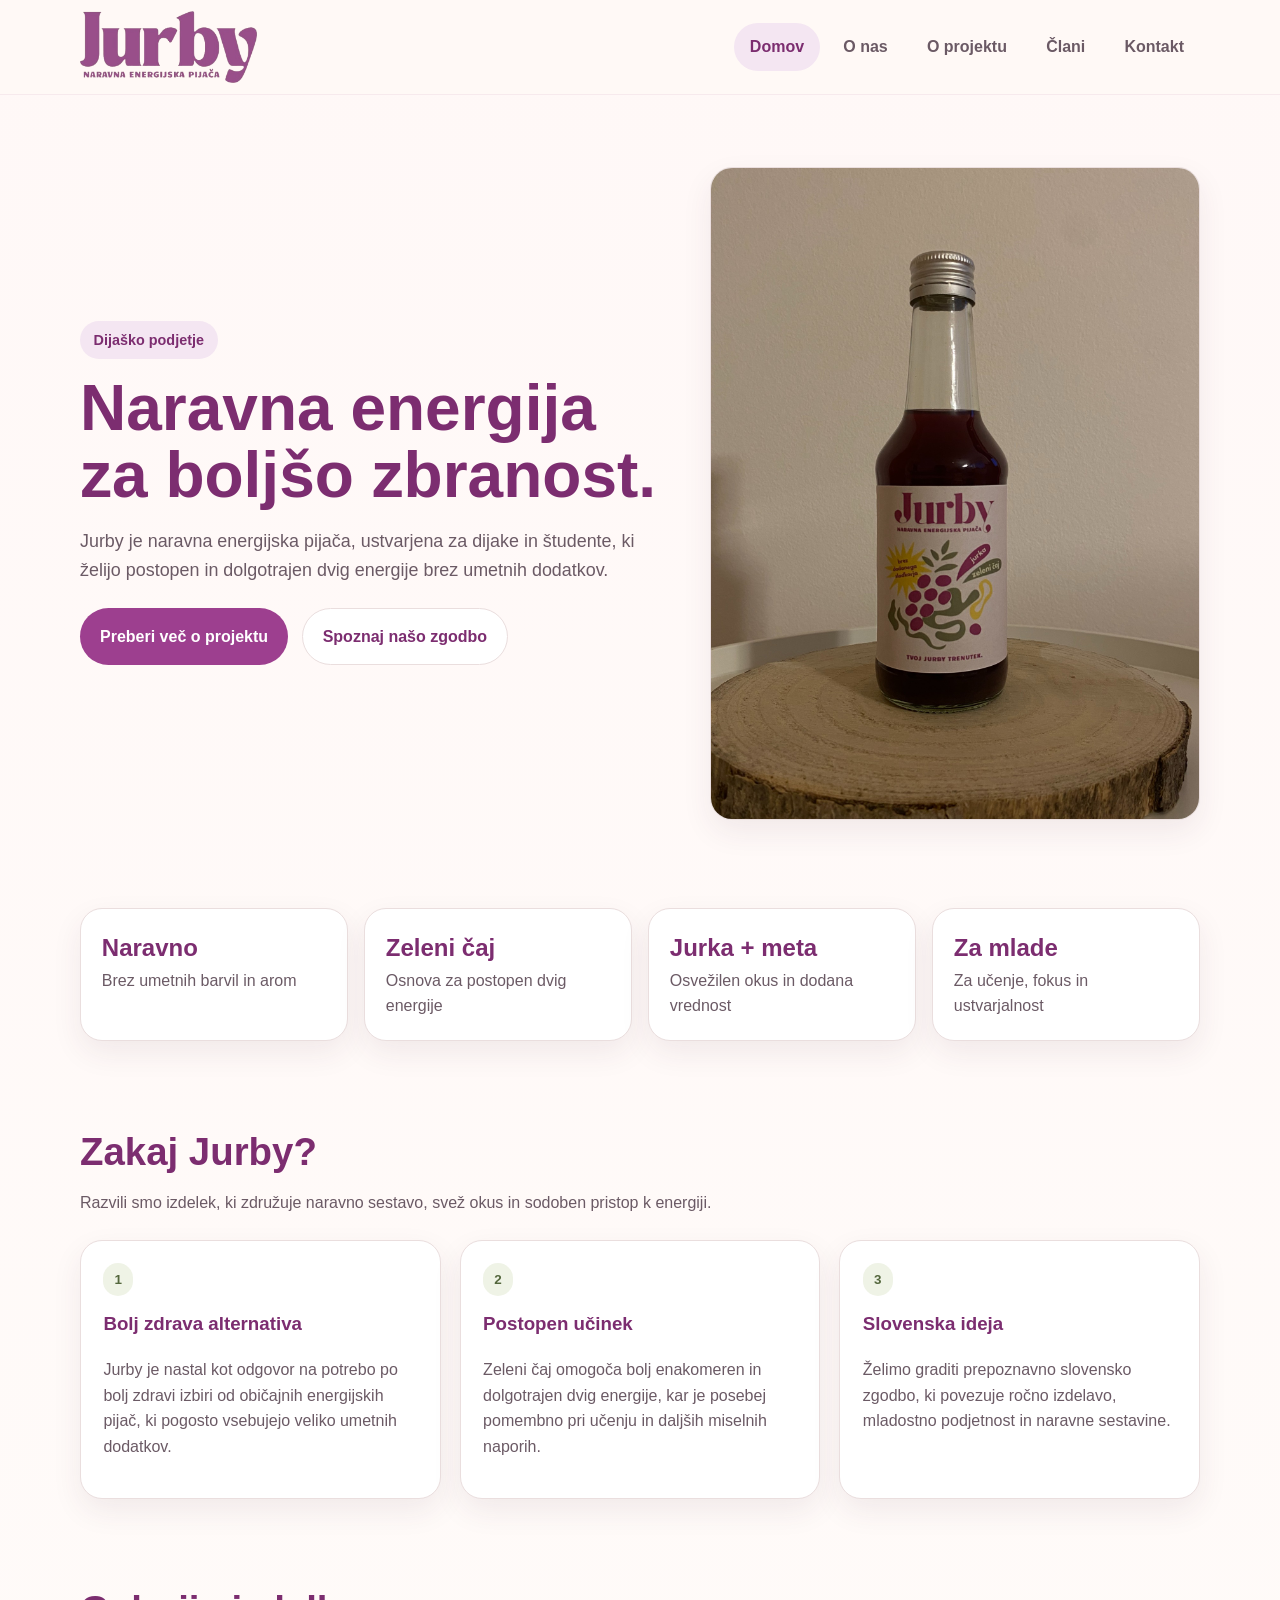
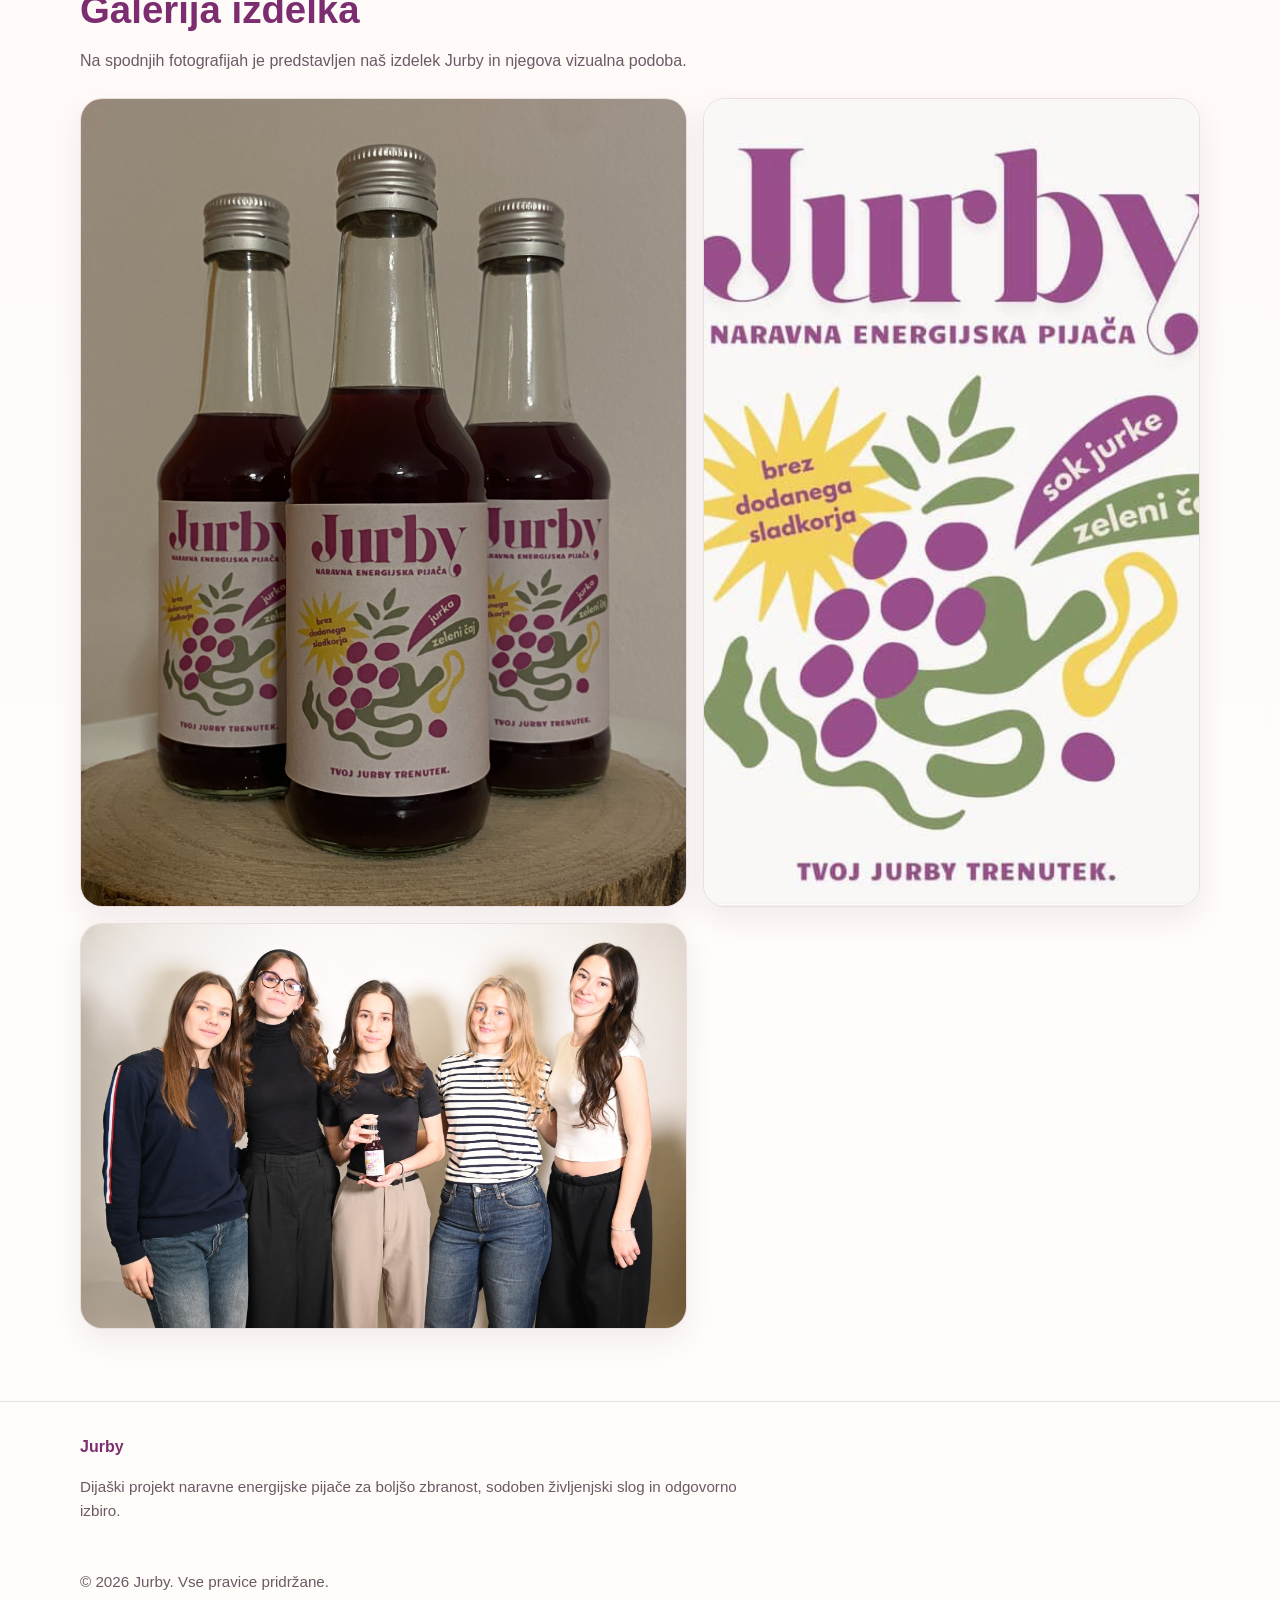
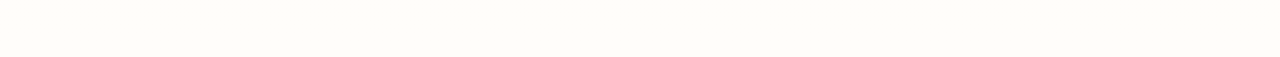
<file: index.html>
<!DOCTYPE html>
<html lang="sl">
<head>
  <meta charset="UTF-8">
  <meta name="viewport" content="width=device-width, initial-scale=1.0">
  <title>Jurby | Naravna energijska pijača</title>
  <meta name="description" content="Jurby je dijaški projekt naravne energijske pijače na osnovi zelenega čaja, jurkinega soka in mete.">
  <link rel="stylesheet" href="style.css">
</head>
<body>
  <header class="site-header">
    <div class="container navbar">
      <a class="brand" href="index.html">
        <img src="assets/jurby_logo.svg" alt="Jurby logotip">
      </a>
      <nav class="nav-links" aria-label="Glavna navigacija">
        <a class="active" href="index.html">Domov</a>
        <a href="about.html">O nas</a>
        <a href="project.html">O projektu</a>
        <a href="members.html">Člani</a>
        <a href="contact.html">Kontakt</a>
      </nav>
    </div>
  </header>

  <main>
    <section class="hero">
      <div class="container hero-grid">
        <div>
          <span class="eyebrow">Dijaško podjetje</span>
          <h1>Naravna energija za boljšo zbranost.</h1>
          <p class="lead">Jurby je naravna energijska pijača, ustvarjena za dijake in študente, ki želijo postopen in dolgotrajen dvig energije brez umetnih dodatkov.</p>
          <div class="cta-row">
            <a class="button primary" href="project.html">Preberi več o projektu</a>
            <a class="button secondary" href="about.html">Spoznaj našo zgodbo</a>
          </div>
        </div>
        <div class="hero-card">
          <img src="assets/izdelek-1.jpeg" alt="Steklenička pijače Jurby">
        </div>
      </div>
    </section>

    <section class="section">
      <div class="container">
        <div class="stats">
          <div class="card stat">
            <strong>Naravno</strong>
            <span>Brez umetnih barvil in arom</span>
          </div>
          <div class="card stat">
            <strong>Zeleni čaj</strong>
            <span>Osnova za postopen dvig energije</span>
          </div>
          <div class="card stat">
            <strong>Jurka + meta</strong>
            <span>Osvežilen okus in dodana vrednost</span>
          </div>
          <div class="card stat">
            <strong>Za mlade</strong>
            <span>Za učenje, fokus in ustvarjalnost</span>
          </div>
        </div>
      </div>
    </section>

    <section class="section">
      <div class="container">
        <h2 class="section-title">Zakaj Jurby?</h2>
        <p class="section-subtitle">Razvili smo izdelek, ki združuje naravno sestavo, svež okus in sodoben pristop k energiji.</p>
        <div class="grid-3">
          <article class="card feature">
            <span class="kicker">1</span>
            <h3>Bolj zdrava alternativa</h3>
            <p>Jurby je nastal kot odgovor na potrebo po bolj zdravi izbiri od običajnih energijskih pijač, ki pogosto vsebujejo veliko umetnih dodatkov.</p>
          </article>
          <article class="card feature">
            <span class="kicker">2</span>
            <h3>Postopen učinek</h3>
            <p>Zeleni čaj omogoča bolj enakomeren in dolgotrajen dvig energije, kar je posebej pomembno pri učenju in daljših miselnih naporih.</p>
          </article>
          <article class="card feature">
            <span class="kicker">3</span>
            <h3>Slovenska ideja</h3>
            <p>Želimo graditi prepoznavno slovensko zgodbo, ki povezuje ročno izdelavo, mladostno podjetnost in naravne sestavine.</p>
          </article>
        </div>
      </div>
    </section>

    <section class="section">
      <div class="container">
        <h2 class="section-title">Galerija izdelka</h2>
        <p class="section-subtitle">Na spodnjih fotografijah je predstavljen naš izdelek Jurby in njegova vizualna podoba.</p>
        <div class="gallery">
          <div class="card"><img src="assets/izdelek-3.jpeg" alt="Tri stekleničke pijače Jurby"></div>
          <div class="card"><img src="assets/logo-jurby.jpeg" alt="Jurby logotip"></div>
		  <div class="card"><img src="assets/ORIG_DSC_0118.JPG" alt="Članice"></div>		  
        </div>
      </div>
    </section>	
  </main>

  <footer class="site-footer">
	  <div class="container footer-grid">
		<div>
		  <strong class="highlight">Jurby</strong>
		  <p class="small">
			Dijaški projekt naravne energijske pijače za boljšo zbranost,
			sodoben življenjski slog in odgovorno izbiro.
		  </p>
		</div>
		<p>
		<div>
		  <p class="small">
			© <span id="year"></span> Jurby. Vse pravice pridržane.
		  </p>
		</div>
	  </div>
</footer>
<script>
  document.getElementById("year").textContent = new Date().getFullYear();
</script>

</body>
</html>
</file>
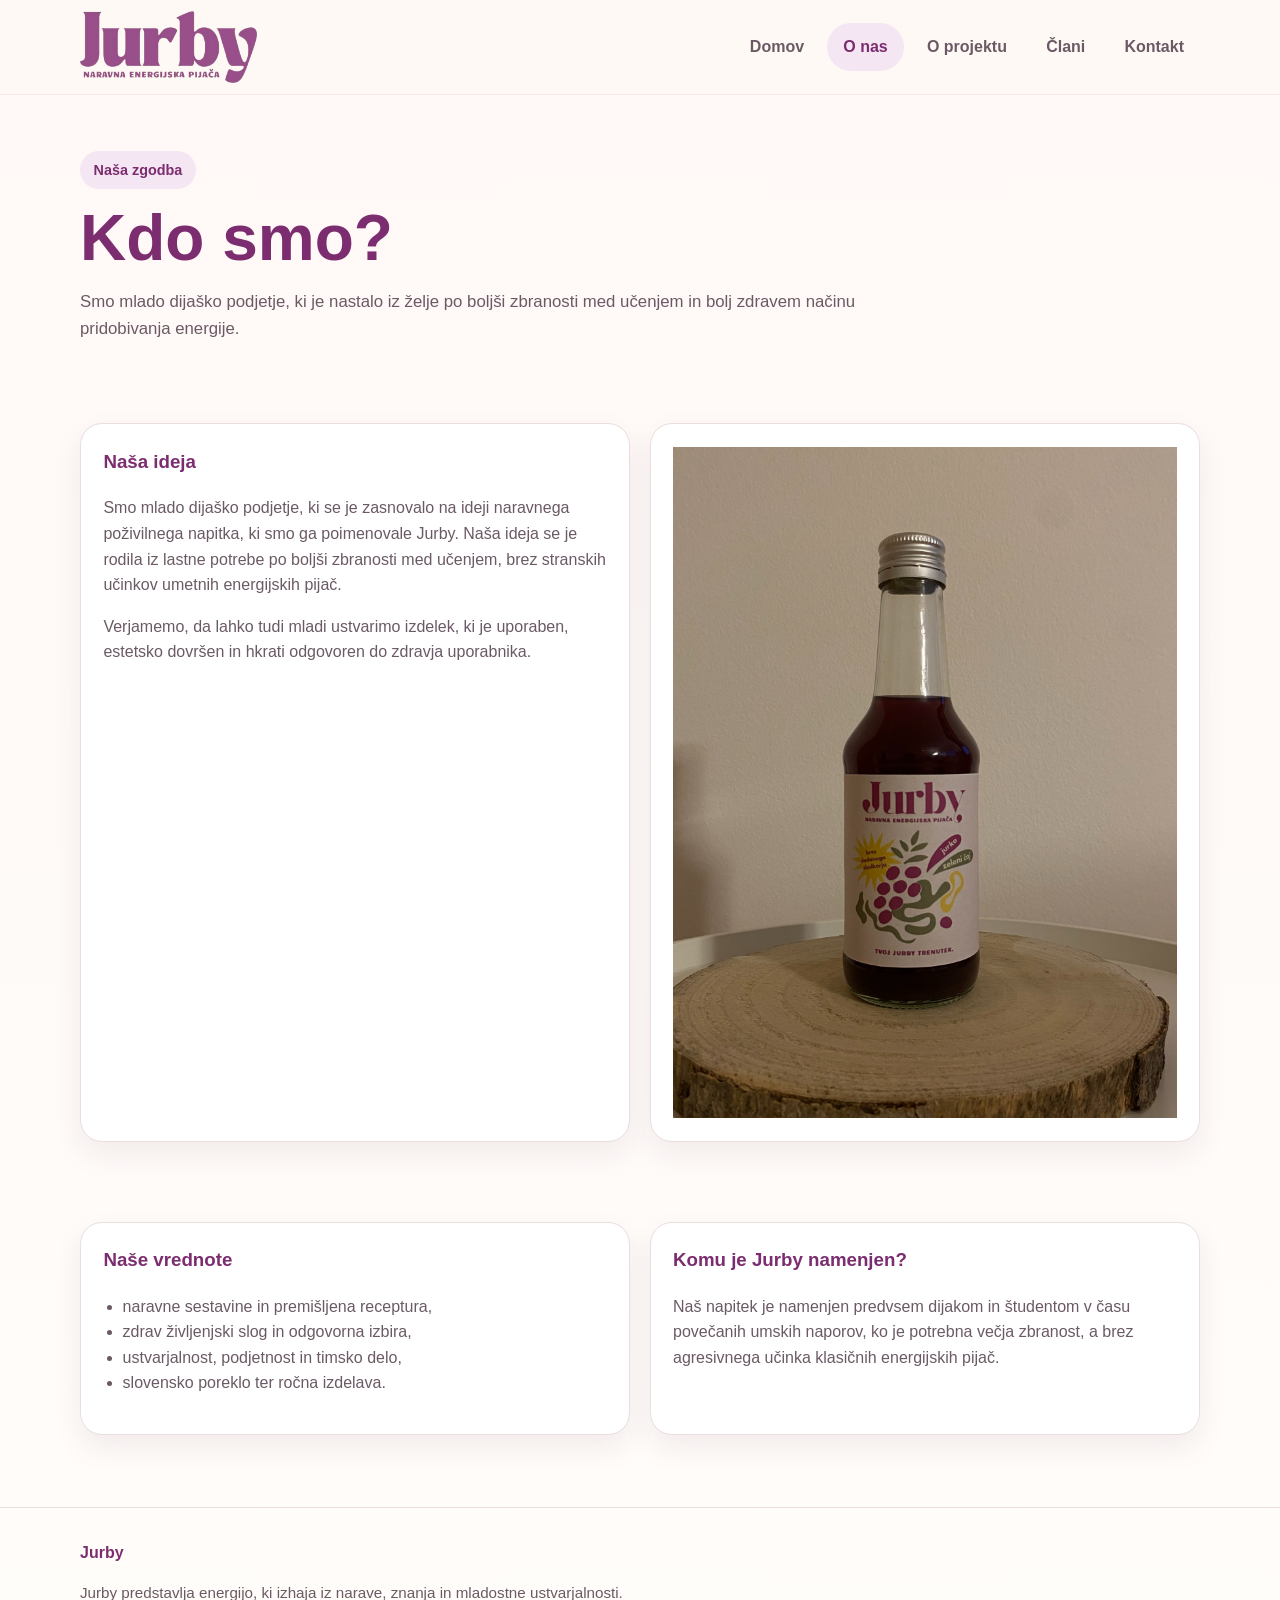
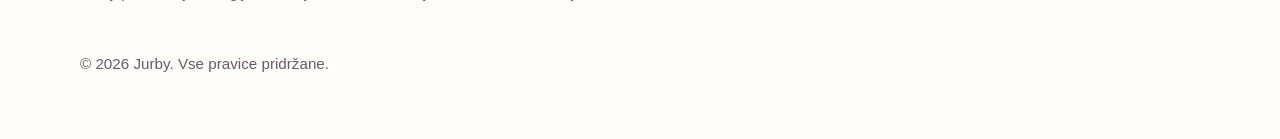
<file: about.html>
<!DOCTYPE html>
<html lang="sl">
<head>
  <meta charset="UTF-8">
  <meta name="viewport" content="width=device-width, initial-scale=1.0">
  <title>O nas | Jurby</title>
  <link rel="stylesheet" href="style.css">
</head>
<body>
  <header class="site-header">
    <div class="container navbar">
      <a class="brand" href="index.html">
        <img src="assets/jurby_logo.svg" alt="Jurby logotip">
      </a>
      <nav class="nav-links" aria-label="Glavna navigacija">
        <a href="index.html">Domov</a>
        <a class="active" href="about.html">O nas</a>
        <a href="project.html">O projektu</a>
        <a href="members.html">Člani</a>
        <a href="contact.html">Kontakt</a>
      </nav>
    </div>
  </header>

  <main>
    <section class="page-hero">
      <div class="container">
        <span class="eyebrow">Naša zgodba</span>
        <h1>Kdo smo?</h1>
        <p>Smo mlado dijaško podjetje, ki je nastalo iz želje po boljši zbranosti med učenjem in bolj zdravem načinu pridobivanja energije.</p>
      </div>
    </section>

    <section class="section content">
      <div class="container grid-2">
        <div class="card info-card">
          <h3>Naša ideja</h3>
          <p>Smo mlado dijaško podjetje, ki se je zasnovalo na ideji naravnega poživilnega napitka, ki smo ga poimenovale Jurby. Naša ideja se je rodila iz lastne potrebe po boljši zbranosti med učenjem, brez stranskih učinkov umetnih energijskih pijač.</p>
          <p>Verjamemo, da lahko tudi mladi ustvarimo izdelek, ki je uporaben, estetsko dovršen in hkrati odgovoren do zdravja uporabnika.</p>
        </div>
        <div class="card info-card">
          <img src="assets/izdelek-1.jpeg" alt="Jurby izdelek na leseni podlagi">
        </div>
      </div>
    </section>

    <section class="section content">
      <div class="container grid-2">
        <div class="card info-card">
          <h3>Naše vrednote</h3>
          <ul>
            <li>naravne sestavine in premišljena receptura,</li>
            <li>zdrav življenjski slog in odgovorna izbira,</li>
            <li>ustvarjalnost, podjetnost in timsko delo,</li>
            <li>slovensko poreklo ter ročna izdelava.</li>
          </ul>
        </div>
        <div class="card info-card">
          <h3>Komu je Jurby namenjen?</h3>
          <p>Naš napitek je namenjen predvsem dijakom in študentom v času povečanih umskih naporov, ko je potrebna večja zbranost, a brez agresivnega učinka klasičnih energijskih pijač.</p>
        </div>
      </div>
    </section>
  </main>

<footer class="site-footer">
	  <div class="container footer-grid">
		<div>
		  <strong class="highlight">Jurby</strong>
		  <p class="small">
			Jurby predstavlja energijo, ki izhaja iz narave, znanja in mladostne ustvarjalnosti.
		  </p>
		</div>
		<p>
		<div>
		  <p class="small">
			© <span id="year"></span> Jurby. Vse pravice pridržane.
		  </p>
		</div>
	  </div>
</footer>
<script>
  document.getElementById("year").textContent = new Date().getFullYear();
</script>

</body>
</html>
</file>
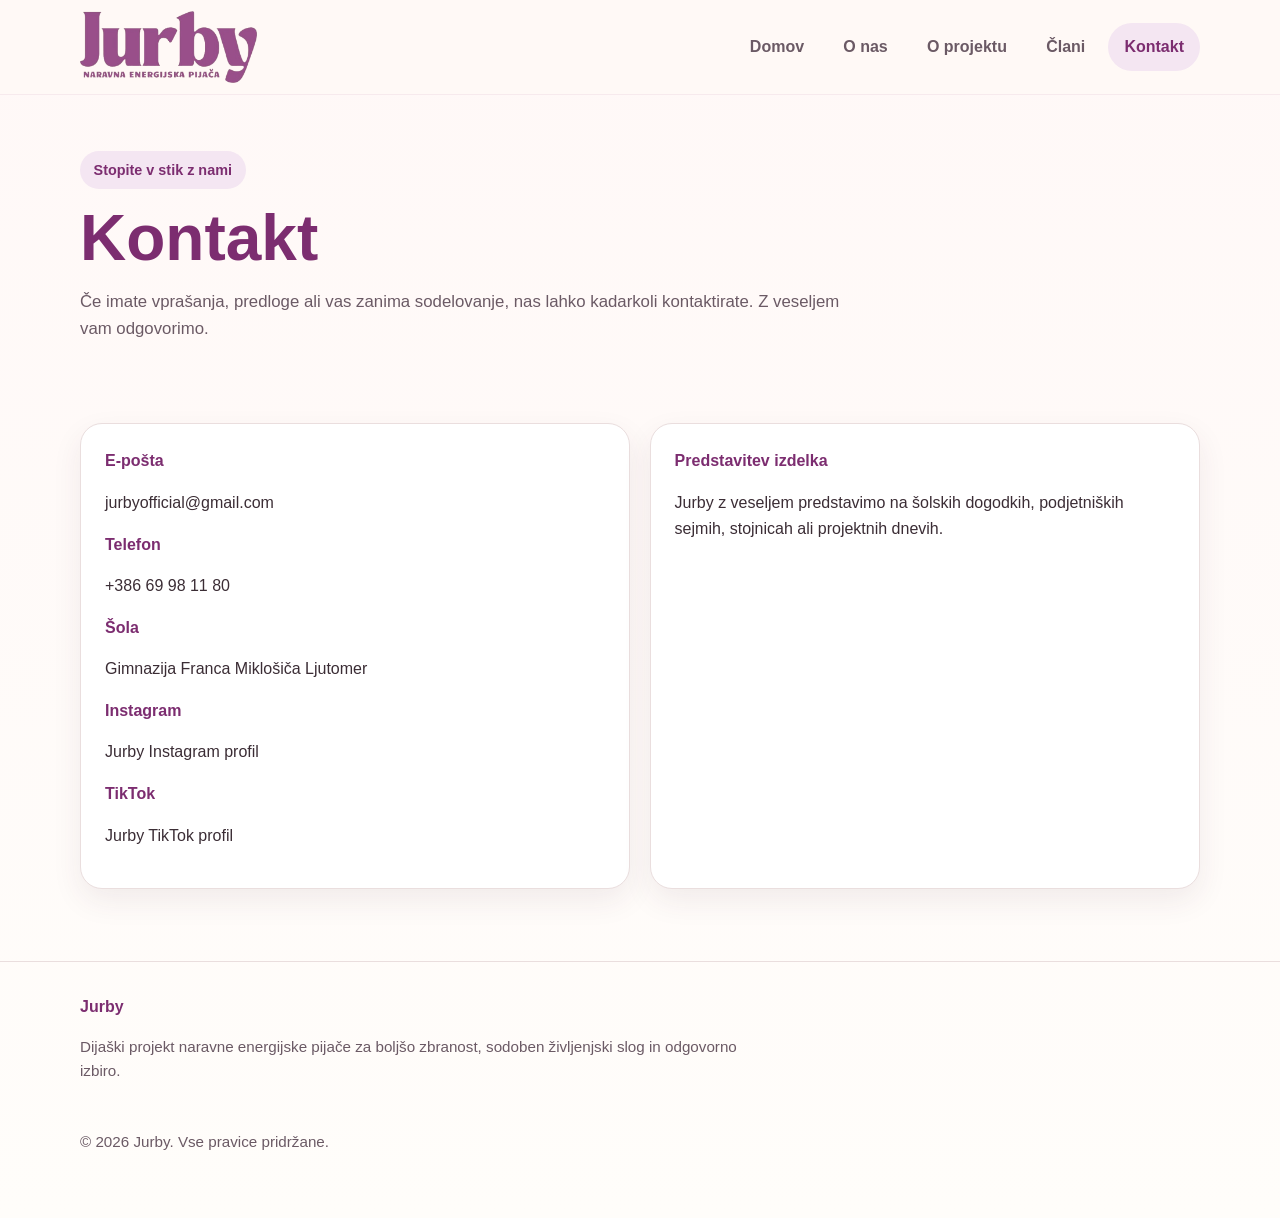
<file: contact.html>
<!DOCTYPE html>
<html lang="sl">
<head>
  <meta charset="UTF-8">
  <meta name="viewport" content="width=device-width, initial-scale=1.0">
  <title>Kontakt | Jurby</title>
  <link rel="stylesheet" href="style.css">
</head>
<body>
  <header class="site-header">
    <div class="container navbar">
      <a class="brand" href="index.html">
        <img src="assets/jurby_logo.svg" alt="Jurby logotip">
      </a>
      <nav class="nav-links" aria-label="Glavna navigacija">
        <a href="index.html">Domov</a>
        <a href="about.html">O nas</a>
        <a href="project.html">O projektu</a>
        <a href="members.html">Člani</a>
        <a class="active" href="contact.html">Kontakt</a>
      </nav>
    </div>
  </header>

  <main>
    <section class="page-hero">
      <div class="container">
        <span class="eyebrow">Stopite v stik z nami</span>
        <h1>Kontakt</h1>
		<p>
Če imate vprašanja, predloge ali vas zanima sodelovanje, nas lahko kadarkoli kontaktirate. Z veseljem vam odgovorimo.
</p>
      </div>
    </section>

    <section class="section">
      <div class="container grid-2">
        <div class="card contact-box">
          <strong>E-pošta</strong>
          <p>jurbyofficial@gmail.com</p>
		  <strong>Telefon</strong>
          <p>
			<a href="tel:+38669981180">+386 69 98 11 80</a>
			</p>
          <strong>Šola</strong>
          <p>Gimnazija Franca Miklošiča Ljutomer</p>
          <strong>Instagram</strong>
          <p>
			  <a href="https://www.instagram.com/jurby.official" target="_blank">
				Jurby Instagram profil
			  </a>
			</p>
			
			 <strong>TikTok</strong>
			<p>
			  <a href="https://www.tiktok.com/@jurbyofficial" target="_blank" rel="noopener noreferrer">
				Jurby TikTok profil
			  </a>
			</p>
        </div>
        <div class="card contact-box">
          <strong>Predstavitev izdelka</strong>
          <p>Jurby z veseljem predstavimo na šolskih dogodkih, podjetniških sejmih, stojnicah ali projektnih dnevih.</p>
        </div>
      </div>
    </section>
  </main>

 <footer class="site-footer">
	  <div class="container footer-grid">
		<div>
		  <strong class="highlight">Jurby</strong>
		  <p class="small">
			Dijaški projekt naravne energijske pijače za boljšo zbranost,
			sodoben življenjski slog in odgovorno izbiro.
		  </p>
		</div>
		<p>
		<div>
		  <p class="small">
			© <span id="year"></span> Jurby. Vse pravice pridržane.
		  </p>
		</div>
	  </div>
</footer>
<script>
  document.getElementById("year").textContent = new Date().getFullYear();
</script>
</body>
</html>
</file>
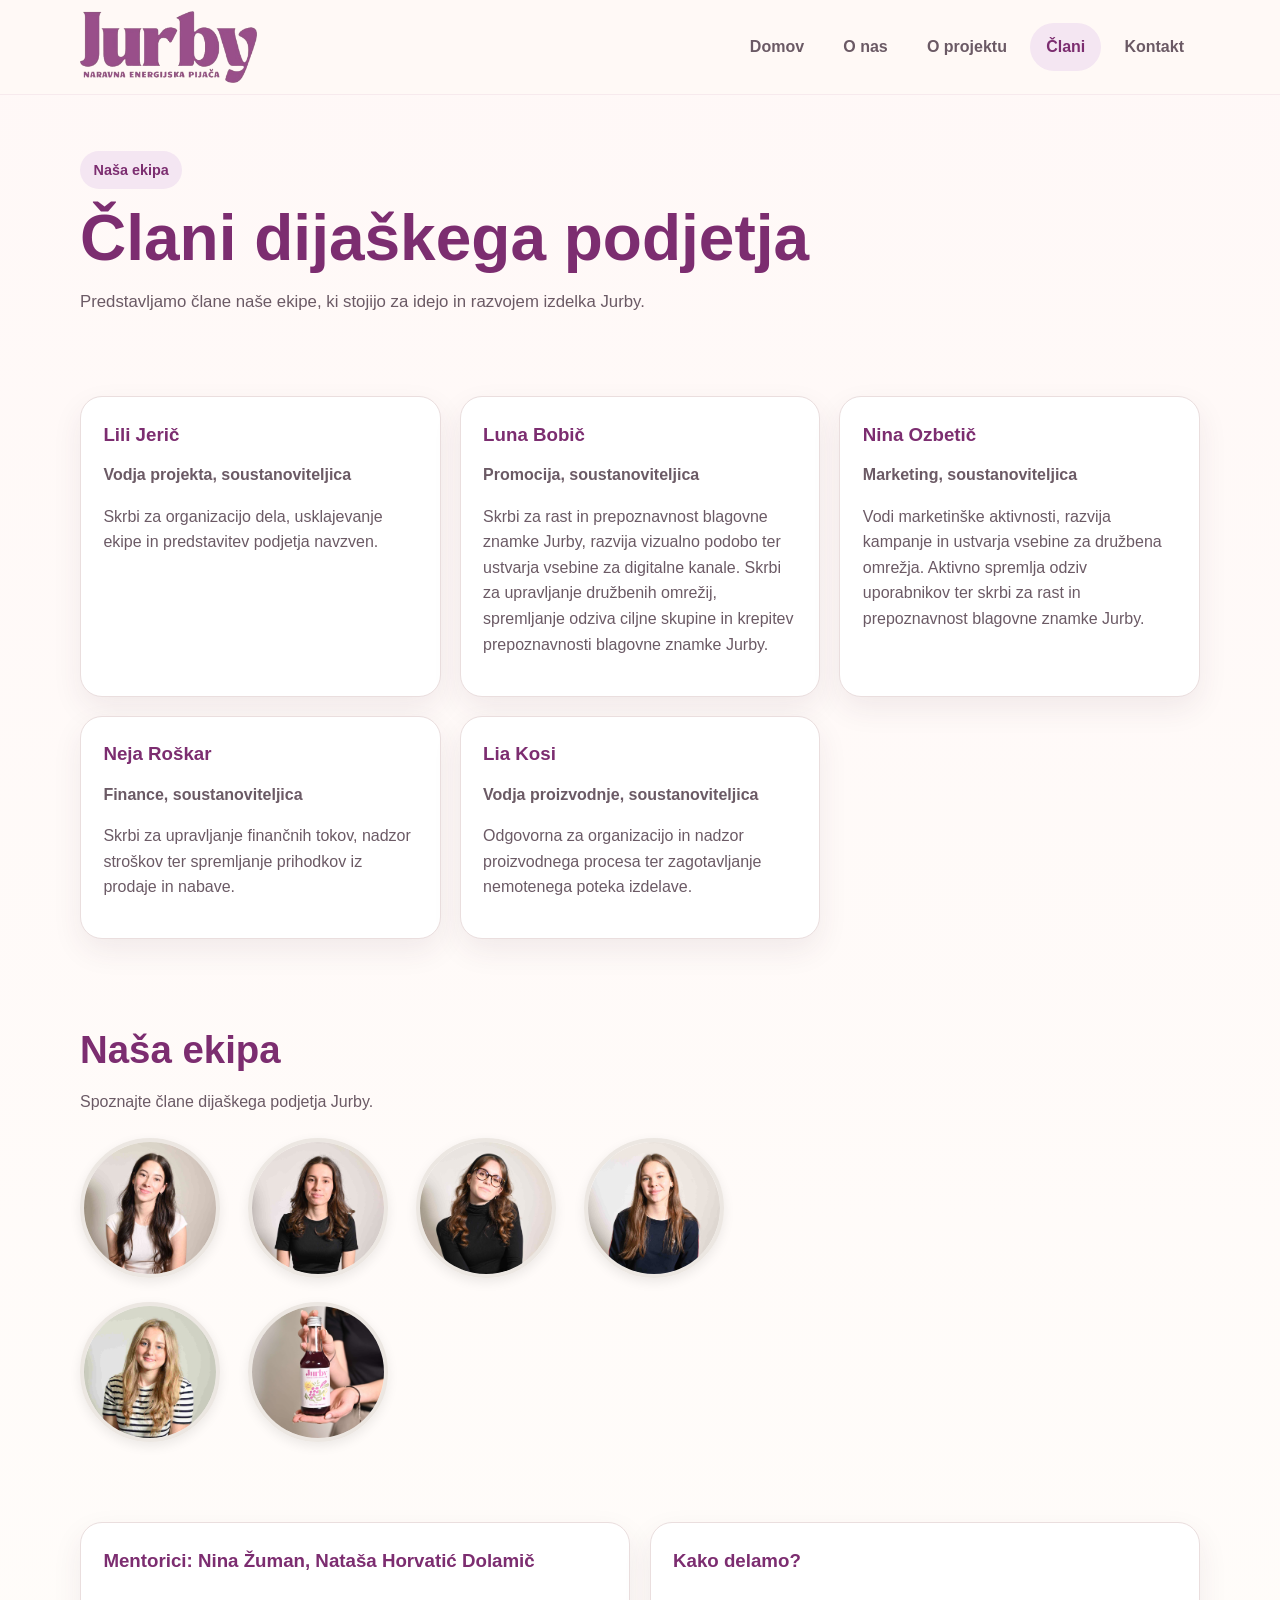
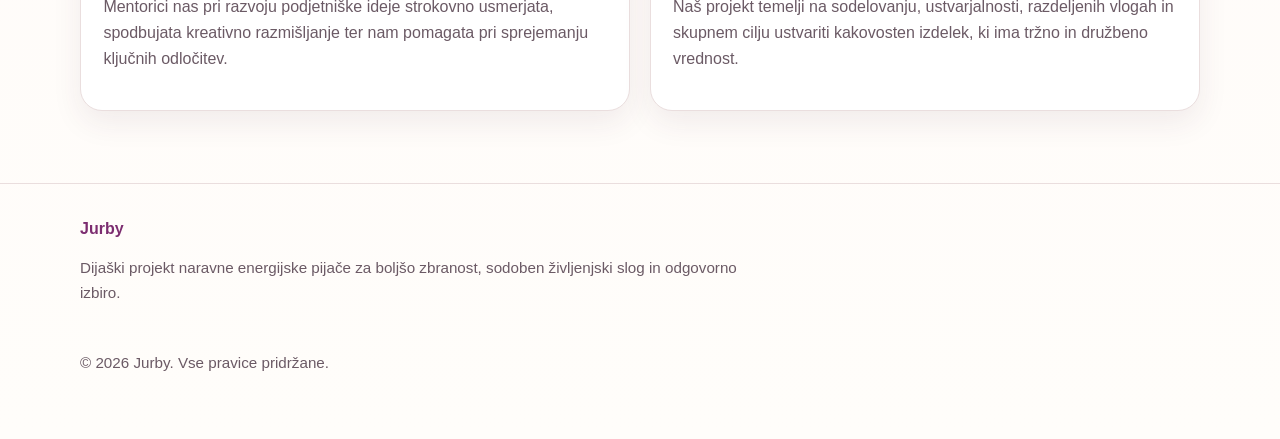
<file: members.html>
<!DOCTYPE html>
<html lang="sl">
<head>
  <meta charset="UTF-8">
  <meta name="viewport" content="width=device-width, initial-scale=1.0">
  <title>Člani | Jurby</title>
  <link rel="stylesheet" href="style.css">
</head>
<body>
  <header class="site-header">
    <div class="container navbar">
      <a class="brand" href="index.html">
        <img src="assets/jurby_logo.svg" alt="Jurby logotip">
      </a>
      <nav class="nav-links" aria-label="Glavna navigacija">
        <a href="index.html">Domov</a>
        <a href="about.html">O nas</a>
        <a href="project.html">O projektu</a>
        <a class="active" href="members.html">Člani</a>
        <a href="contact.html">Kontakt</a>
      </nav>
    </div>
  </header>

  <main>
    <section class="page-hero">
      <div class="container">
        <span class="eyebrow">Naša ekipa</span>
        <h1>Člani dijaškega podjetja</h1>
		<p>
		Predstavljamo člane naše ekipe, ki stojijo za idejo in razvojem izdelka Jurby.
		</p>
      </div>
    </section>

    <section class="section">
      <div class="container grid-3">
        <article class="card member-card">
          <h3>Lili Jerič</h3>
          <p class="member-role">Vodja projekta, soustanoviteljica</p>
          <p>Skrbi za organizacijo dela, usklajevanje ekipe in predstavitev podjetja navzven.</p>
        </article>
        <article class="card member-card">
          <h3>Luna Bobič</h3>
		<p class="member-role">Promocija, soustanoviteljica</p>
			<p>
			Skrbi za rast in prepoznavnost blagovne znamke Jurby, razvija vizualno podobo ter ustvarja vsebine za digitalne kanale. 
			Skrbi za upravljanje družbenih omrežij, spremljanje odziva ciljne skupine in krepitev prepoznavnosti blagovne znamke Jurby.
			</p>
        </article>
		<article class="card member-card">
         <h3>Nina Ozbetič</h3>
		<p class="member-role">Marketing, soustanoviteljica</p>
		<p>
			Vodi marketinške aktivnosti, razvija kampanje in ustvarja vsebine za družbena omrežja. 
			Aktivno spremlja odziv uporabnikov ter skrbi za rast in prepoznavnost blagovne znamke Jurby.
		</p>
        </article>
		 <article class="card member-card">
         <h3>Neja Roškar</h3>
			<p class="member-role">Finance, soustanoviteljica</p>
			<p>
			Skrbi za upravljanje finančnih tokov, nadzor stroškov ter spremljanje prihodkov iz prodaje in nabave.
			</p>
        </article>
		<article class="card member-card">
          <h3>Lia Kosi</h3>
		<p class="member-role">Vodja proizvodnje, soustanoviteljica</p>
		<p>
		Odgovorna za organizacijo in nadzor proizvodnega procesa ter zagotavljanje nemotenega poteka izdelave.
		</p>
        </article>
		
	  </div>
    </section>

	<section class="section">
  <div class="container">
    <h2 class="section-title">Naša ekipa</h2>
    <p class="section-subtitle">Spoznajte člane dijaškega podjetja Jurby.</p>
    <div class="team-gallery">
      <div class="team-member">
        <img src="assets/DSC_0109.JPG" alt="Lia Kosi">
        <div class="member-overlay">Lia Kosi</div>
      </div>
      <div class="team-member">
	   <img src="assets/DSC_0116.JPG" alt="Lili Jerič">
       <div class="member-overlay">Lili Jerič</div>
       <!-- <span>Ime Priimek</span> -->
      </div>
      <div class="team-member">
	    <img src="assets/DSC_0111.JPG" alt="Luna Bobič">
       <div class="member-overlay">Luna Bobič</div>
      <!--  <span>Luna Bobič</span> -->
      </div>
      <div class="team-member">
		<img src="assets/DSC_0113.JPG" alt="Neja Roškar">
      <div class="member-overlay">Neja Roškar</div>
        <!-- <span>Ime Priimek</span> -->
      </div>
	   <div class="team-member">
	   <img src="assets/DSC_0106.JPG" alt="Nina Ozbetič">
		<div class="member-overlay">Nina Ozbetič</div>
      <!-- <span>Ime Priimek</span> -->
      </div>
	   <div class="team-member">
	   <img src="assets/DSC_0120.JPG" alt="Jurby izdelek">
		<div class="member-overlay">Jurby</div>
      <!-- <span>Ime Priimek</span> -->
      </div><p>
    </div>
  </div>
</section>

    <section class="section">
      <div class="container grid-2">
        <div class="card info-card">
          <h3>Mentorici: Nina Žuman, Nataša Horvatić Dolamič</h3>
          <p>Mentorici nas pri razvoju podjetniške ideje strokovno usmerjata, spodbujata kreativno razmišljanje ter nam pomagata pri sprejemanju ključnih odločitev.</p>
        </div>
        <div class="card info-card">
          <h3>Kako delamo?</h3>
          <p>Naš projekt temelji na sodelovanju, ustvarjalnosti, razdeljenih vlogah in skupnem cilju ustvariti kakovosten izdelek, ki ima tržno in družbeno vrednost.</p>
        </div>
      </div>
    </section>
  </main>

  <footer class="site-footer">
	  <div class="container footer-grid">
		<div>
		  <strong class="highlight">Jurby</strong>
		  <p class="small">
			Dijaški projekt naravne energijske pijače za boljšo zbranost,
			sodoben življenjski slog in odgovorno izbiro.
		  </p>
		</div>
		<p>
		<div>
		  <p class="small">
			© <span id="year"></span> Jurby. Vse pravice pridržane.
		  </p>
		</div>
	  </div>
</footer>
<script>
  document.getElementById("year").textContent = new Date().getFullYear();
</script>
</body>
</html>
</file>
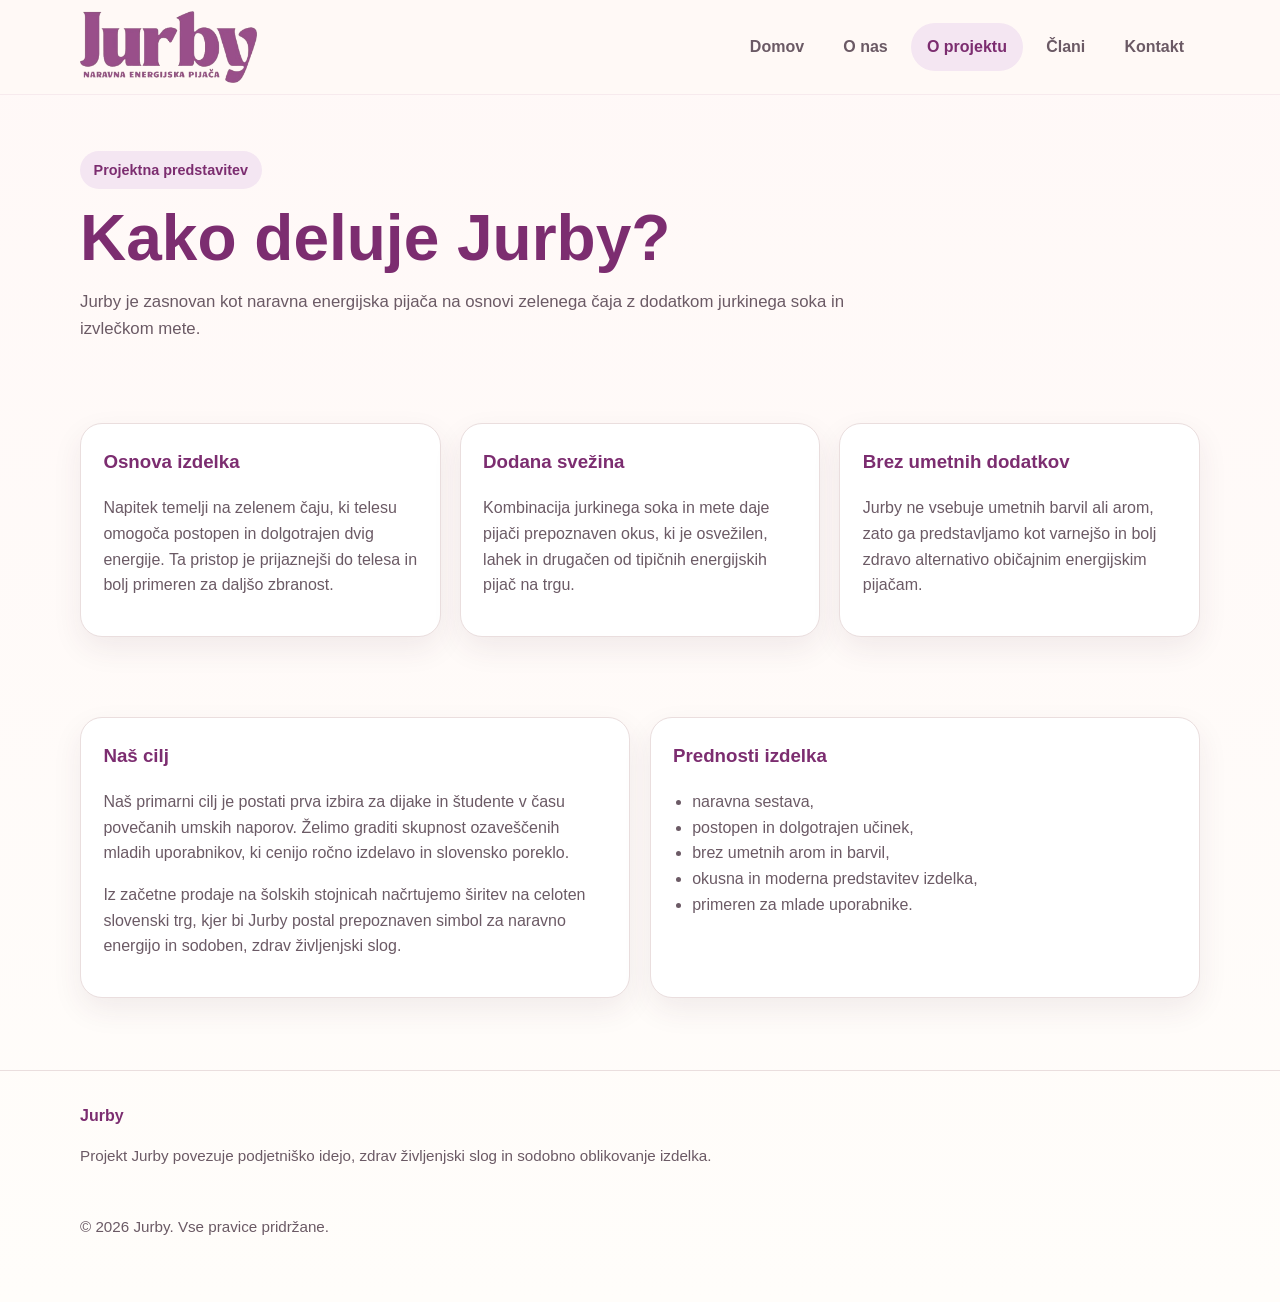
<file: project.html>
<!DOCTYPE html>
<html lang="sl">
<head>
  <meta charset="UTF-8">
  <meta name="viewport" content="width=device-width, initial-scale=1.0">
  <title>O projektu | Jurby</title>
  <link rel="stylesheet" href="style.css">
</head>
<body>
  <header class="site-header">
    <div class="container navbar">
      <a class="brand" href="index.html">
        <img src="assets/jurby_logo.svg" alt="Jurby logotip">
      </a>
      <nav class="nav-links" aria-label="Glavna navigacija">
        <a href="index.html">Domov</a>
        <a href="about.html">O nas</a>
        <a class="active" href="project.html">O projektu</a>
        <a href="members.html">Člani</a>
        <a href="contact.html">Kontakt</a>
      </nav>
    </div>
  </header>

  <main>
    <section class="page-hero">
      <div class="container">
        <span class="eyebrow">Projektna predstavitev</span>
        <h1>Kako deluje Jurby?</h1>
        <p>Jurby je zasnovan kot naravna energijska pijača na osnovi zelenega čaja z dodatkom jurkinega soka in izvlečkom mete.</p>
      </div>
    </section>

    <section class="section">
      <div class="container grid-3">
        <article class="card feature">
          <h3>Osnova izdelka</h3>
          <p>Napitek temelji na zelenem čaju, ki telesu omogoča postopen in dolgotrajen dvig energije. Ta pristop je prijaznejši do telesa in bolj primeren za daljšo zbranost.</p>
        </article>
        <article class="card feature">
          <h3>Dodana svežina</h3>
          <p>Kombinacija jurkinega soka in mete daje pijači prepoznaven okus, ki je osvežilen, lahek in drugačen od tipičnih energijskih pijač na trgu.</p>
        </article>
        <article class="card feature">
          <h3>Brez umetnih dodatkov</h3>
          <p>Jurby ne vsebuje umetnih barvil ali arom, zato ga predstavljamo kot varnejšo in bolj zdravo alternativo običajnim energijskim pijačam.</p>
        </article>
      </div>
    </section>

    <section class="section content">
      <div class="container grid-2">
        <div class="card info-card">
          <h3>Naš cilj</h3>
          <p>Naš primarni cilj je postati prva izbira za dijake in študente v času povečanih umskih naporov. Želimo graditi skupnost ozaveščenih mladih uporabnikov, ki cenijo ročno izdelavo in slovensko poreklo.</p>
          <p>Iz začetne prodaje na šolskih stojnicah načrtujemo širitev na celoten slovenski trg, kjer bi Jurby postal prepoznaven simbol za naravno energijo in sodoben, zdrav življenjski slog.</p>
        </div>
        <div class="card info-card">
          <h3>Prednosti izdelka</h3>
          <ul>
            <li>naravna sestava,</li>
            <li>postopen in dolgotrajen učinek,</li>
            <li>brez umetnih arom in barvil,</li>
            <li>okusna in moderna predstavitev izdelka,</li>
            <li>primeren za mlade uporabnike.</li>
          </ul>
        </div>
      </div>
    </section>
  </main>  
   <footer class="site-footer">
	  <div class="container footer-grid">
		<div>
		  <strong class="highlight">Jurby</strong>
		  <p class="small">
			Projekt Jurby povezuje podjetniško idejo, zdrav življenjski slog in sodobno oblikovanje izdelka.
		  </p>
		</div>
		<p>
		<div>
		  <p class="small">
			© <span id="year"></span> Jurby. Vse pravice pridržane.
		  </p>
		</div>
	  </div>
</footer>
<script>
  document.getElementById("year").textContent = new Date().getFullYear();
</script>
</body>
</html>
</file>
<file: style.css>
:root {
  --bg: #fff9f6;
  --card: #ffffff;
  --text: #3b2d35;
  --muted: #6b5a65;
  --primary: #9d3f8f;
  --primary-dark: #7c2d70;
  --accent: #91a36d;
  --accent-2: #efcc54;
  --border: #eadede;
  --shadow: 0 12px 30px rgba(74, 37, 61, 0.08);
  --radius: 22px;
  --max: 1120px;
}

* { box-sizing: border-box; }

html { scroll-behavior: smooth; }

body {
  margin: 0;
  font-family: Arial, Helvetica, sans-serif;
  color: var(--text);
  background: linear-gradient(180deg, #fff8f7 0%, #fffdfa 100%);
  line-height: 1.6;
}

img {
  max-width: 100%;
  display: block;
}

a {
  color: inherit;
  text-decoration: none;
}

.container {
  width: min(var(--max), calc(100% - 2rem));
  margin: 0 auto;
}

.site-header {
  position: sticky;
  top: 0;
  z-index: 20;
  background: rgba(255, 249, 246, 0.92);
  backdrop-filter: blur(12px);
  border-bottom: 1px solid rgba(157, 63, 143, 0.08);
}

.navbar {
  display: flex;
  align-items: center;
  justify-content: space-between;
  gap: 1rem;
  min-height: 84px;
  padding: 0.7rem 0;
}

.brand {
  display: flex;
  align-items: center;
  gap: 0.8rem;
  font-weight: 700;
  flex-shrink: 0;
}

.brand img {
  height: clamp(52px, 6vw, 72px);
  width: auto;
  object-fit: contain;
  display: block;
  border: none;
  background: transparent;
  flex-shrink: 0;
}

.brand span {
  font-size: clamp(0.72rem, 1.2vw, 0.95rem);
  color: var(--primary-dark);
  letter-spacing: 0.01em;
  line-height: 1.15;
  white-space: nowrap;
}

.nav-links {
  display: flex;
  flex-wrap: wrap;
  justify-content: flex-end;
  gap: 0.45rem;
}

.nav-links a {
  padding: 0.7rem 1rem;
  border-radius: 999px;
  color: var(--muted);
  font-weight: 600;
  transition: 0.2s ease;
}

.nav-links a:hover,
.nav-links a.active {
  background: #f4e6f2;
  color: var(--primary-dark);
}

.hero {
  padding: 4.5rem 0 3rem;
}

.hero-grid {
  display: grid;
  grid-template-columns: 1.1fr 0.9fr;
  gap: 2rem;
  align-items: center;
}

.eyebrow {
  display: inline-block;
  font-size: 0.9rem;
  font-weight: 700;
  color: var(--primary-dark);
  background: #f4e6f2;
  border-radius: 999px;
  padding: 0.45rem 0.85rem;
  margin-bottom: 1rem;
}

.hero h1,
.page-hero h1 {
  font-size: clamp(2.2rem, 5vw, 4.2rem);
  line-height: 1.05;
  margin: 0 0 1rem;
  color: var(--primary-dark);
}

.lead {
  font-size: 1.12rem;
  color: var(--muted);
  margin-bottom: 1.5rem;
}

.cta-row {
  display: flex;
  flex-wrap: wrap;
  gap: 0.85rem;
}

.button {
  display: inline-flex;
  align-items: center;
  justify-content: center;
  padding: 0.92rem 1.25rem;
  border-radius: 999px;
  font-weight: 700;
  transition: 0.2s ease;
}

.button.primary {
  background: var(--primary);
  color: white;
}

.button.primary:hover {
  background: var(--primary-dark);
}

.button.secondary {
  background: white;
  color: var(--primary-dark);
  border: 1px solid var(--border);
}

.button.secondary:hover {
  background: #faf2f8;
}

.hero-card,
.card {
  background: var(--card);
  border: 1px solid var(--border);
  border-radius: var(--radius);
  box-shadow: var(--shadow);
}

.hero-card {
  overflow: hidden;
}

.hero-card img {
  width: 100%;
  height: 100%;
  object-fit: cover;
}

.section {
  padding: 2.5rem 0;
}

.section-title {
  font-size: clamp(1.7rem, 3vw, 2.5rem);
  color: var(--primary-dark);
  margin: 0 0 0.5rem;
}

.section-subtitle {
  color: var(--muted);
  margin: 0 0 1.5rem;
}

.stats {
  display: grid;
  grid-template-columns: repeat(4, 1fr);
  gap: 1rem;
}

.stat {
  padding: 1.3rem;
}

.stat strong {
  display: block;
  color: var(--primary-dark);
  font-size: 1.5rem;
}

.stat span {
  color: var(--muted);
}

.grid-3,
.grid-2 {
  display: grid;
  gap: 1.2rem;
}

.grid-3 {
  grid-template-columns: repeat(3, 1fr);
}

.grid-2 {
  grid-template-columns: repeat(2, 1fr);
}

.feature,
.member-card,
.info-card {
  padding: 1.4rem;
}

.feature h3,
.member-card h3,
.info-card h3 {
  margin-top: 0;
  color: var(--primary-dark);
}

.kicker {
  display: inline-block;
  font-size: 0.84rem;
  background: #eff3e6;
  color: #54673d;
  border-radius: 999px;
  padding: 0.35rem 0.7rem;
  margin-bottom: 0.8rem;
  font-weight: 700;
}

.gallery {
  display: grid;
  grid-template-columns: 1.1fr 0.9fr;
  gap: 1rem;
}

.gallery .card {
  overflow: hidden;
}

.gallery img {
  width: 100%;
  height: 100%;
  object-fit: cover;
}

.page-hero {
  padding: 3.5rem 0 1.5rem;
}

.page-hero p {
  max-width: 780px;
  color: var(--muted);
  font-size: 1.05rem;
}

.content p {
  color: var(--muted);
}

.content ul {
  color: var(--muted);
  padding-left: 1.2rem;
}

.member-card p,
.info-card p,
.feature p {
  color: var(--muted);
}

.member-role {
  color: var(--primary);
  font-weight: 700;
  margin-top: -0.4rem;
}

.contact-box {
  padding: 1.5rem;
}

.contact-box strong {
  color: var(--primary-dark);
}

.site-footer {
  margin-top: 2rem;
  border-top: 1px solid var(--border);
  padding: 2rem 0 3rem;
  color: var(--muted);
}

.footer-grid {
  display: grid;
  grid-template-columns: 1.2fr 0.8fr;
  gap: 1rem;
}

.small {
  font-size: 0.95rem;
}

.highlight {
  color: var(--primary-dark);
  font-weight: 700;
}

@media (max-width: 900px) {
  .hero-grid,
  .gallery,
  .grid-3,
  .grid-2,
  .stats,
  .footer-grid {
    grid-template-columns: 1fr;
  }

  .navbar {
    flex-direction: column;
    align-items: flex-start;
    gap: 0.8rem;
    padding: 0.8rem 0;
  }

  .brand {
    gap: 0.7rem;
  }

  .brand img {
    height: clamp(52px, 12vw, 72px);
  }

  .brand span {
    font-size: 0.78rem;
    white-space: normal;
  }

  .nav-links {
    width: 100%;
    justify-content: flex-start;
  }
}

@media (max-width: 640px) {
  .container {
    width: min(var(--max), calc(100% - 1.2rem));
  }

  .navbar {
    min-height: auto;
  }

  .brand img {
    height: 58px;
  }

  .brand span {
    font-size: 0.72rem;
    line-height: 1.2;
  }

  .nav-links {
    gap: 0.35rem;
  }

  .nav-links a {
    padding: 0.6rem 0.85rem;
    font-size: 0.95rem;
  }
}
.team-gallery {
  display: grid;
  grid-template-columns: repeat(4, minmax(120px, 140px));
  justify-content: start;
  gap: 24px 28px;
  margin-top: 24px;
}

.team-member {
  position: relative;
  width: 140px;
  height: 140px;
}

.team-member img {
  width: 100%;
  height: 100%;
  object-fit: cover;
  object-position: top;
  border-radius: 50%;
  border: 4px solid #ece7e2;
  box-shadow: 0 4px 12px rgba(0,0,0,0.08);
  transition: transform 0.25s ease, box-shadow 0.25s ease, filter 0.25s ease;
}

.team-member:hover img {
  transform: scale(1.05);
  filter: brightness(0.72);
  box-shadow: 0 8px 20px rgba(0,0,0,0.14);
}

.member-overlay {
  position: absolute;
  inset: 0;
  display: flex;
  align-items: center;
  justify-content: center;
  text-align: center;
  padding: 12px;
  border-radius: 50%;
  color: white;
  font-weight: 600;
  font-size: 0.95rem;
  opacity: 0;
  transition: opacity 0.25s ease;
  pointer-events: none;
}

.team-member:hover .member-overlay {
  opacity: 1;
}

.member-name {
  display: none;
  text-align: center;
  margin-top: 8px;
  font-size: 0.9rem;
  color: var(--primary-dark);
  font-weight: 600;
}

@media (max-width: 900px) {
  .team-gallery {
    grid-template-columns: repeat(3, minmax(110px, 130px));
    gap: 20px;
  }

  .team-member {
    width: 130px;
    height: 130px;
  }
}

@media (max-width: 640px) {
  .team-gallery {
    grid-template-columns: repeat(2, minmax(100px, 120px));
    gap: 18px 16px;
    justify-content: start;
  }

  .team-member {
    width: 110px;
    height: 110px;
  }

  .member-overlay {
    display: none;
  }

  .member-name {
    display: block;
  }
}

@media (max-width: 420px) {
  .team-gallery {
    grid-template-columns: repeat(2, minmax(90px, 1fr));
    gap: 14px 12px;
  }

  .team-member {
    width: 96px;
    height: 96px;
  }

  .member-name {
    font-size: 0.8rem;
  }
}
</file>
